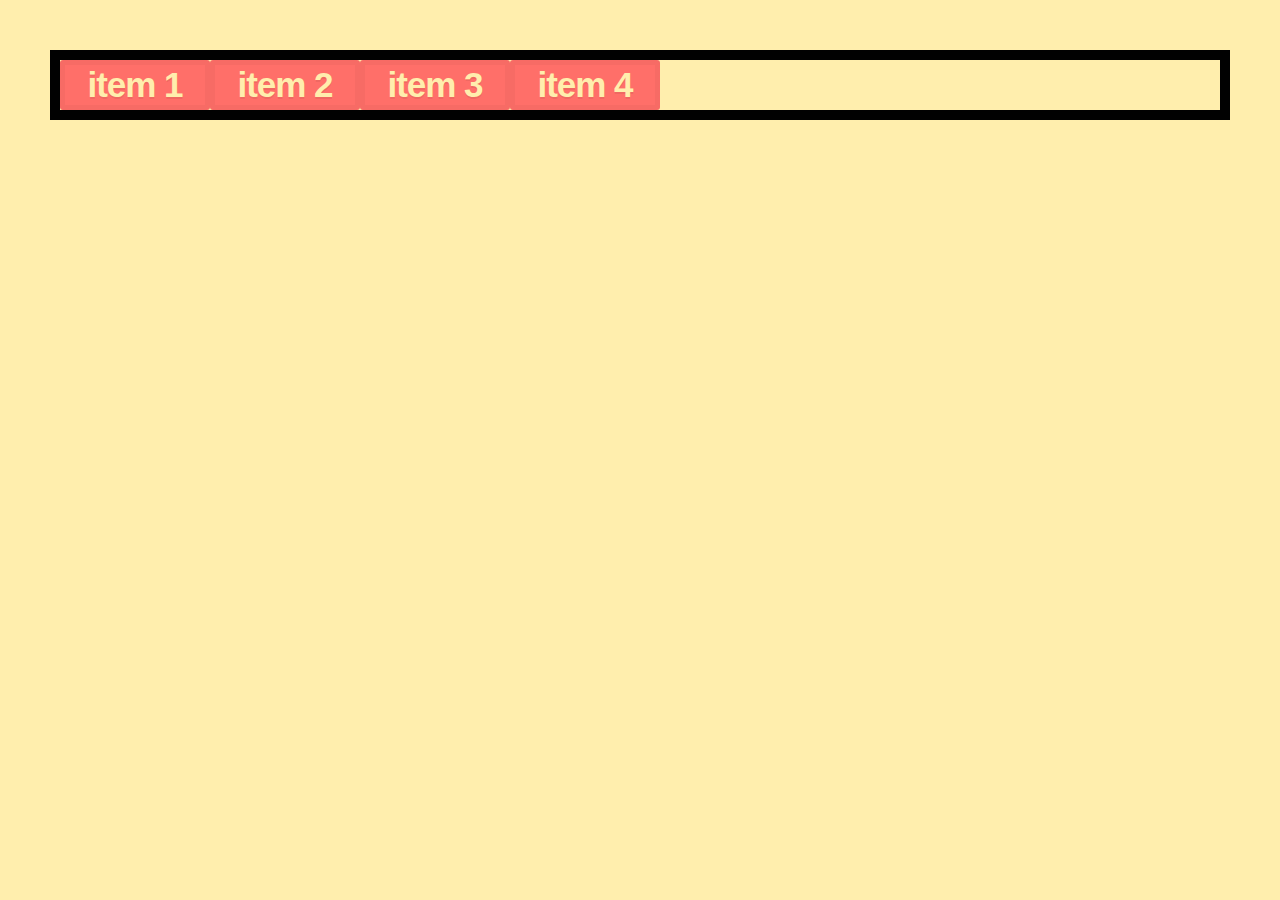
<file: auto-fill and auto-fit/index.html>
<!DOCTYPE html>
<html lang="en">

<head>
  <meta charset="UTF-8">
  <meta name="viewport" content="width=device-width, initial-scale=1.0">
  <link rel="stylesheet" href="./styles.css">
  <title>Display property</title>
</head>

<body>
  <div class="container">
    <div class="grid-item">item 1</div>
    <div class="grid-item">item 2</div>
    <div class="grid-item">item 3</div>
    <div class="grid-item">item 4</div>
  </div>

</body>

</html>
</file>
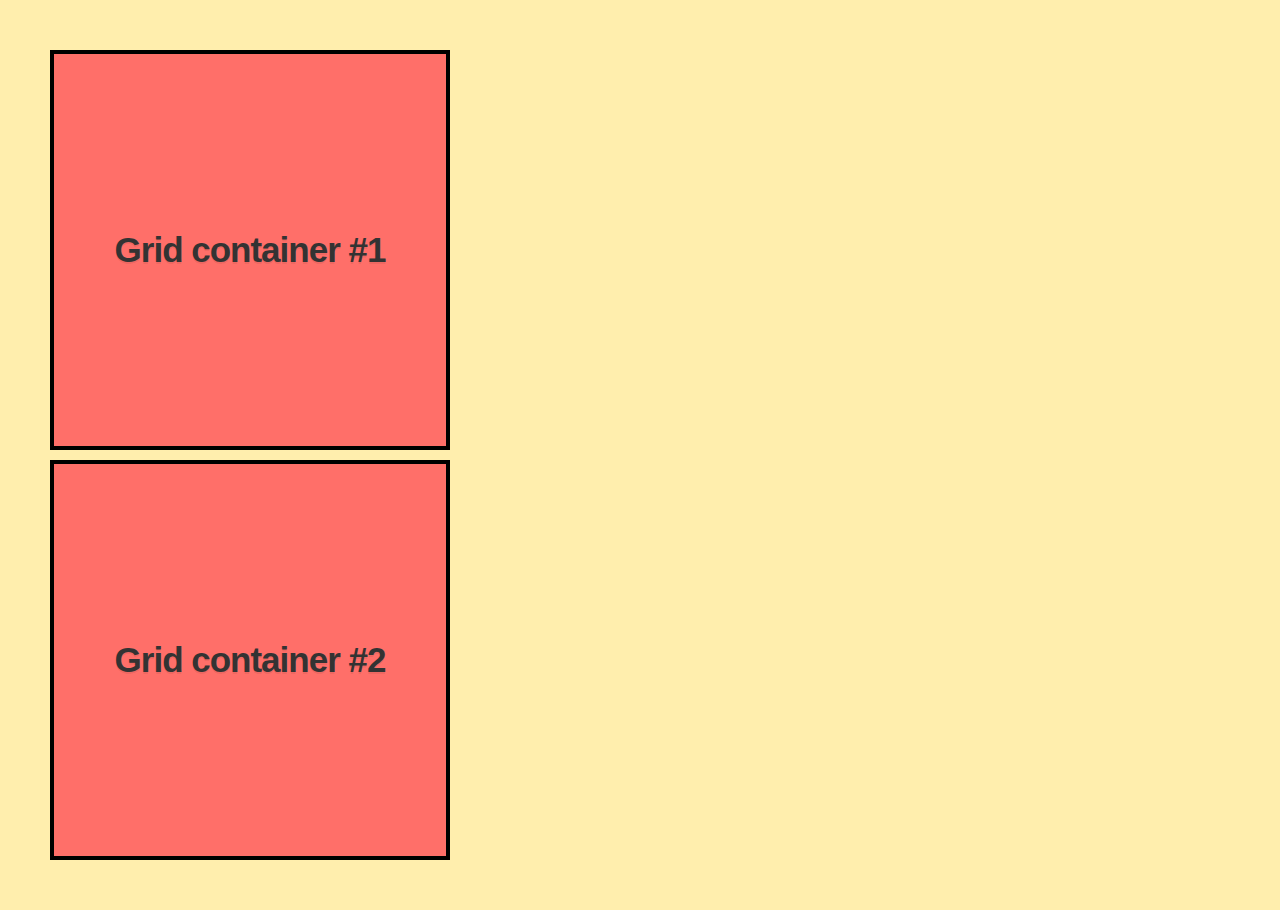
<file: display_property/index.html>
<!DOCTYPE html>
<html lang="en">

<head>
  <meta charset="UTF-8">
  <meta name="viewport" content="width=device-width, initial-scale=1.0">
  <link rel="stylesheet" href="./styles.css">
  <title>Display property</title>
</head>

<body>
  <div class="container">
    Grid container #1
  </div>
  <div class="container">
    Grid container #2
  </div>
</body>

</html>
</file>
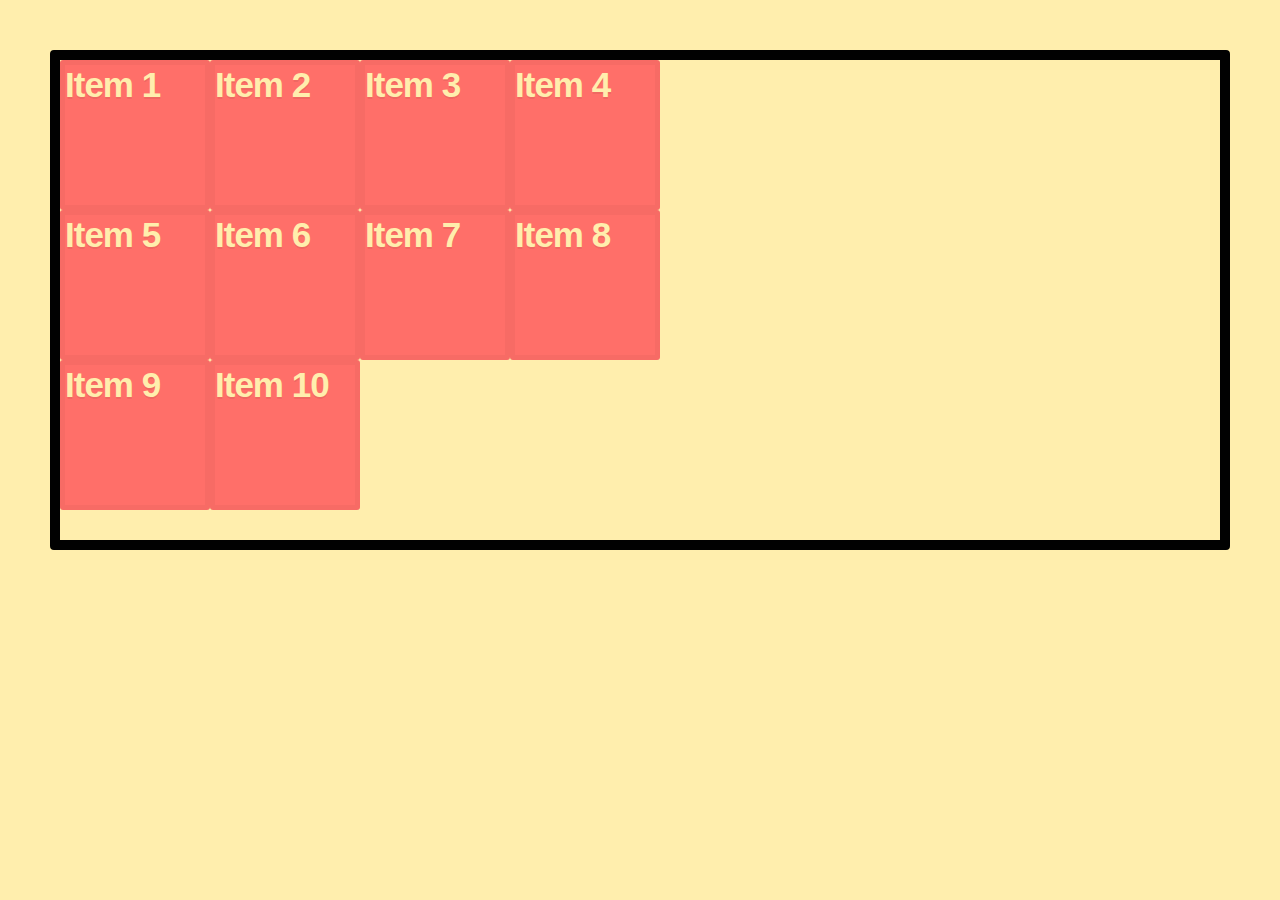
<file: grid alignment and justification/index.html>
<!DOCTYPE html>
<html lang="en">

<head>
  <meta charset="UTF-8">
  <meta name="viewport" content="width=device-width, initial-scale=1.0">
  <link rel="stylesheet" href="./styles.css">
  <title>Display property</title>
</head>

<body>
  <div class="container">
    <div class="grid-item">Item 1</div>
    <div class="grid-item">Item 2</div>
    <div class="grid-item">Item 3</div>
    <div class="grid-item item-4">Item 4</div>
    <div class="grid-item">Item 5</div>
    <div class="grid-item">Item 6</div>
    <div class="grid-item">Item 7</div>
    <div class="grid-item">Item 8</div>
    <div class="grid-item">Item 9</div>
    <div class="grid-item">Item 10</div>
  </div>

</body>

</html>
</file>
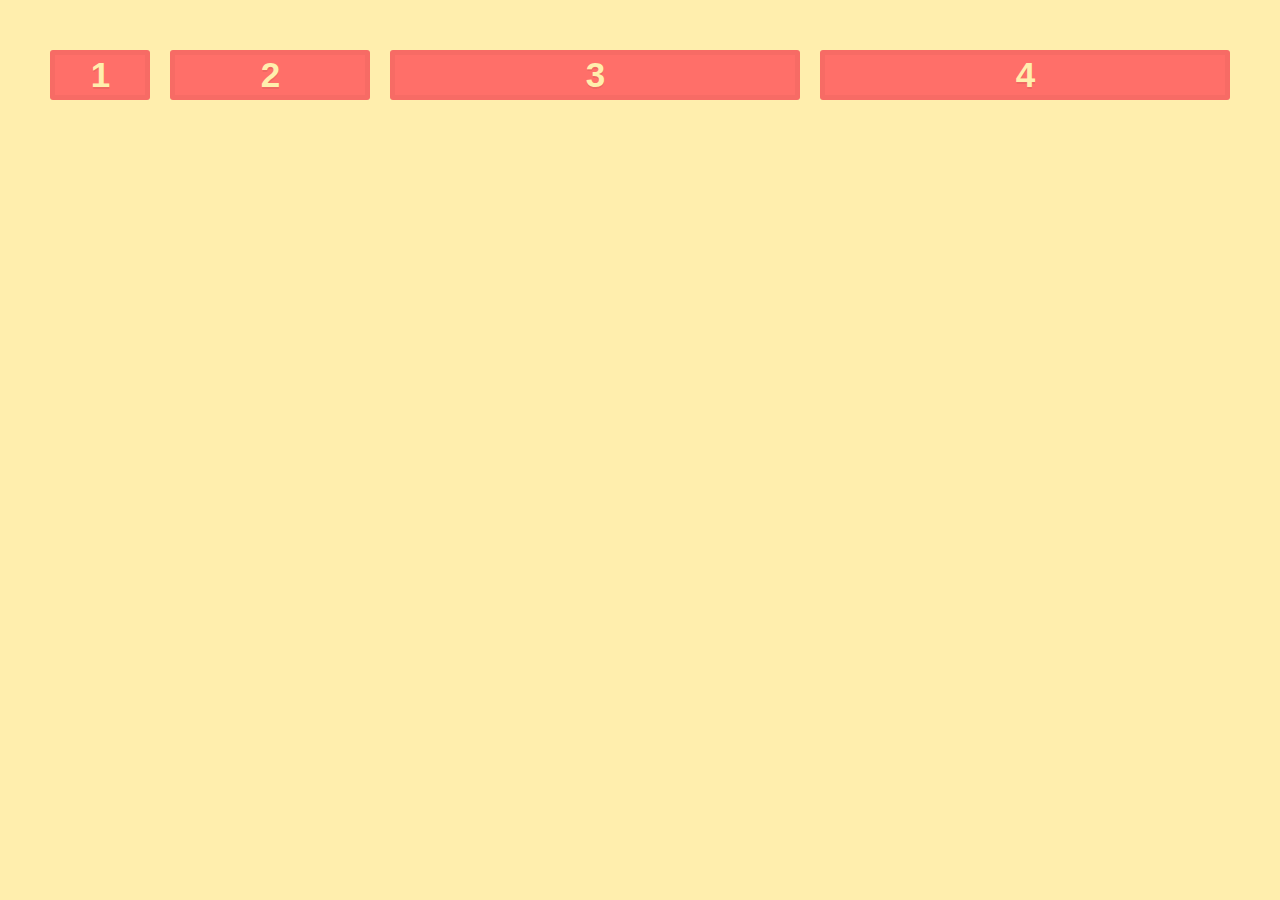
<file: grid-auto-flow/index.html>
<!DOCTYPE html>
<html lang="en">

<head>
  <meta charset="UTF-8">
  <meta name="viewport" content="width=device-width, initial-scale=1.0">
  <link rel="stylesheet" href="./styles.css">
  <title>Display property</title>
</head>

<body>
  <div class="container">
    <div class="grid-item">1</div>
    <div class="grid-item">2</div>
    <div class="grid-item">3</div>
    <div class="grid-item">4</div>
  </div>

</body>

</html>
</file>
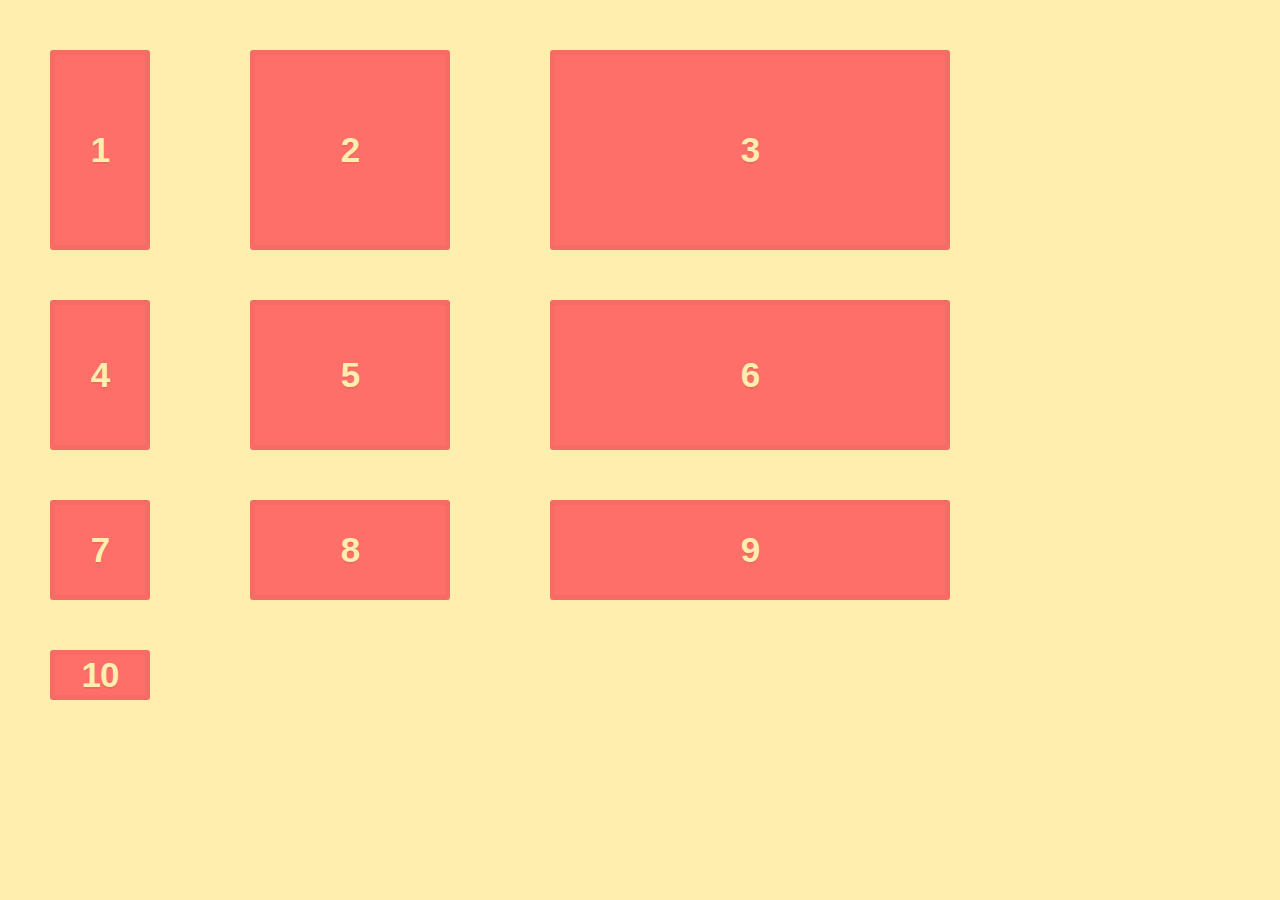
<file: grid-gap/index.html>
<!DOCTYPE html>
<html lang="en">

<head>
  <meta charset="UTF-8">
  <meta name="viewport" content="width=device-width, initial-scale=1.0">
  <link rel="stylesheet" href="./styles.css">
  <title>Display property</title>
</head>

<body>
  <div class="container">
    <div class="grid-item">1</div>
    <div class="grid-item">2</div>
    <div class="grid-item">3</div>
    <div class="grid-item">4</div>
    <div class="grid-item">5</div>
    <div class="grid-item">6</div>
    <div class="grid-item">7</div>
    <div class="grid-item">8</div>
    <div class="grid-item">9</div>
    <div class="grid-item">10</div>
  </div>

</body>

</html>
</file>
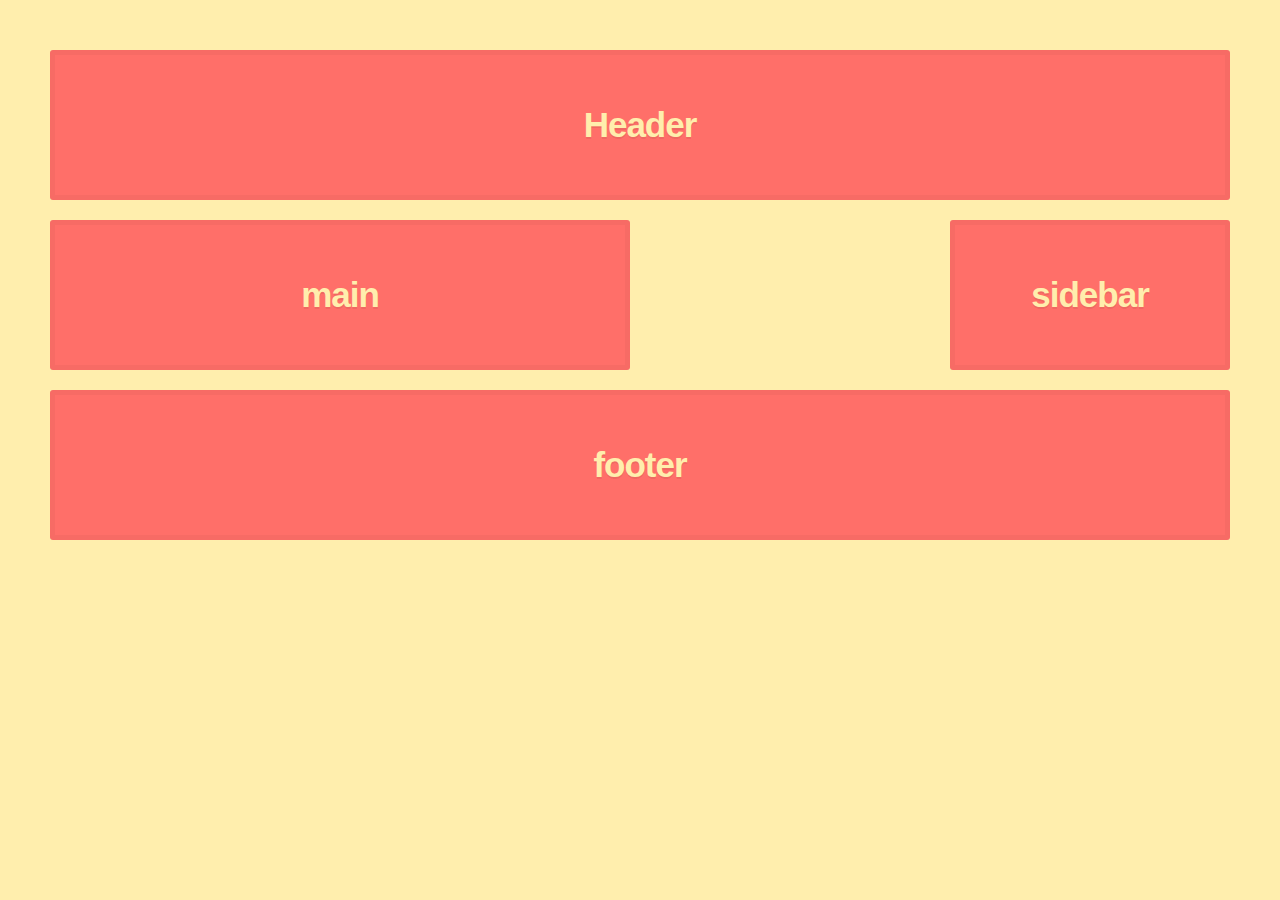
<file: grid-template-areas/index.html>
<!DOCTYPE html>
<html lang="en">

<head>
  <meta charset="UTF-8">
  <meta name="viewport" content="width=device-width, initial-scale=1.0">
  <link rel="stylesheet" href="./styles.css">
  <title>Display property</title>
</head>

<body>
  <div class="container">
    <header class="grid-item header">Header</header>
    <aside class="grid-item sidebar">sidebar</aside>
    <main class="grid-item main">main</main>
    <footer class="grid-item footer">footer</footer>
  </div>

</body>

</html>
</file>
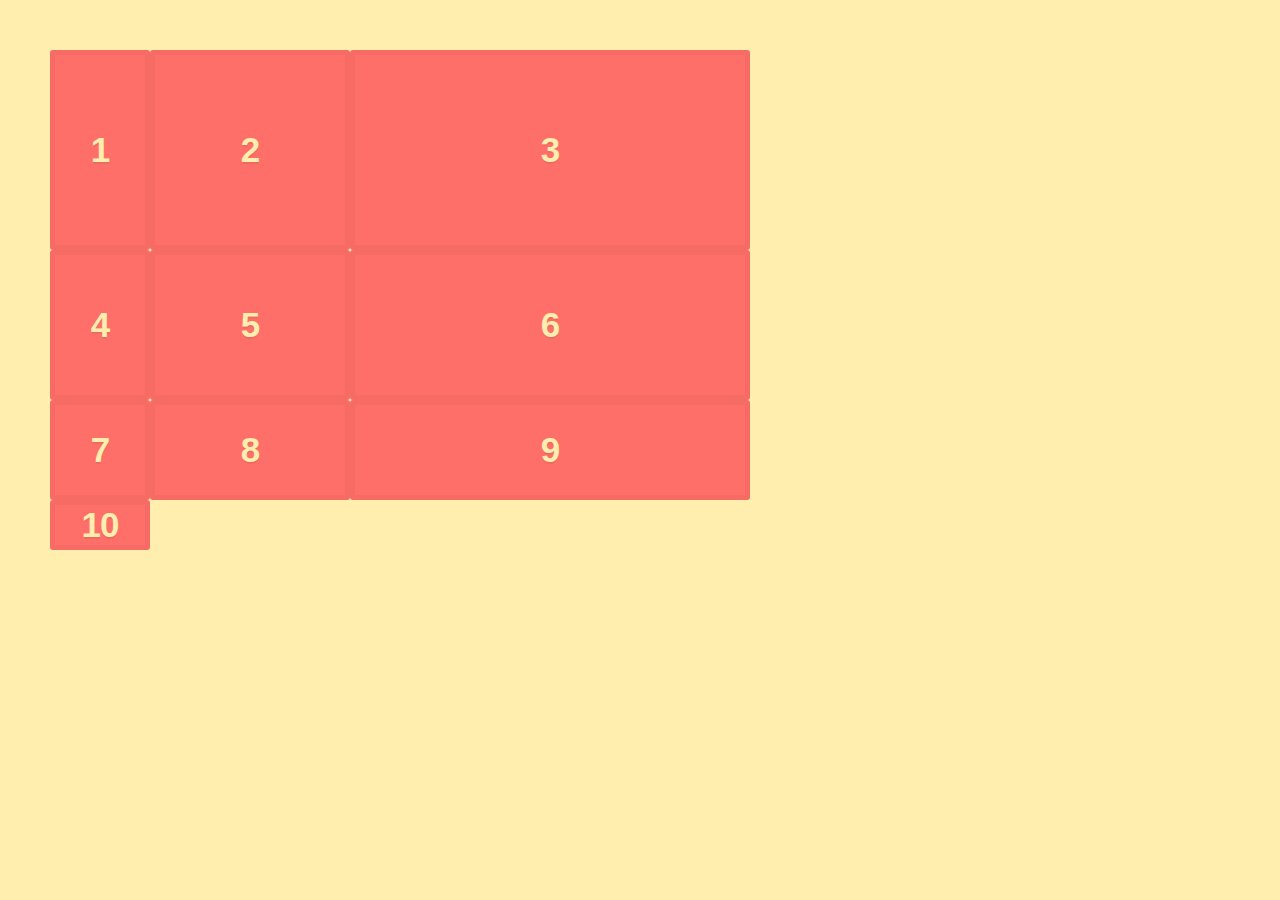
<file: grid_template_columns_and_rows/index.html>
<!DOCTYPE html>
<html lang="en">

<head>
  <meta charset="UTF-8">
  <meta name="viewport" content="width=device-width, initial-scale=1.0">
  <link rel="stylesheet" href="./styles.css">
  <title>Display property</title>
</head>

<body>
  <div class="container">
    <div class="grid-item">1</div>
    <div class="grid-item">2</div>
    <div class="grid-item">3</div>
    <div class="grid-item">4</div>
    <div class="grid-item">5</div>
    <div class="grid-item">6</div>
    <div class="grid-item">7</div>
    <div class="grid-item">8</div>
    <div class="grid-item">9</div>
    <div class="grid-item">10</div>
  </div>
</body>

</html>
</file>
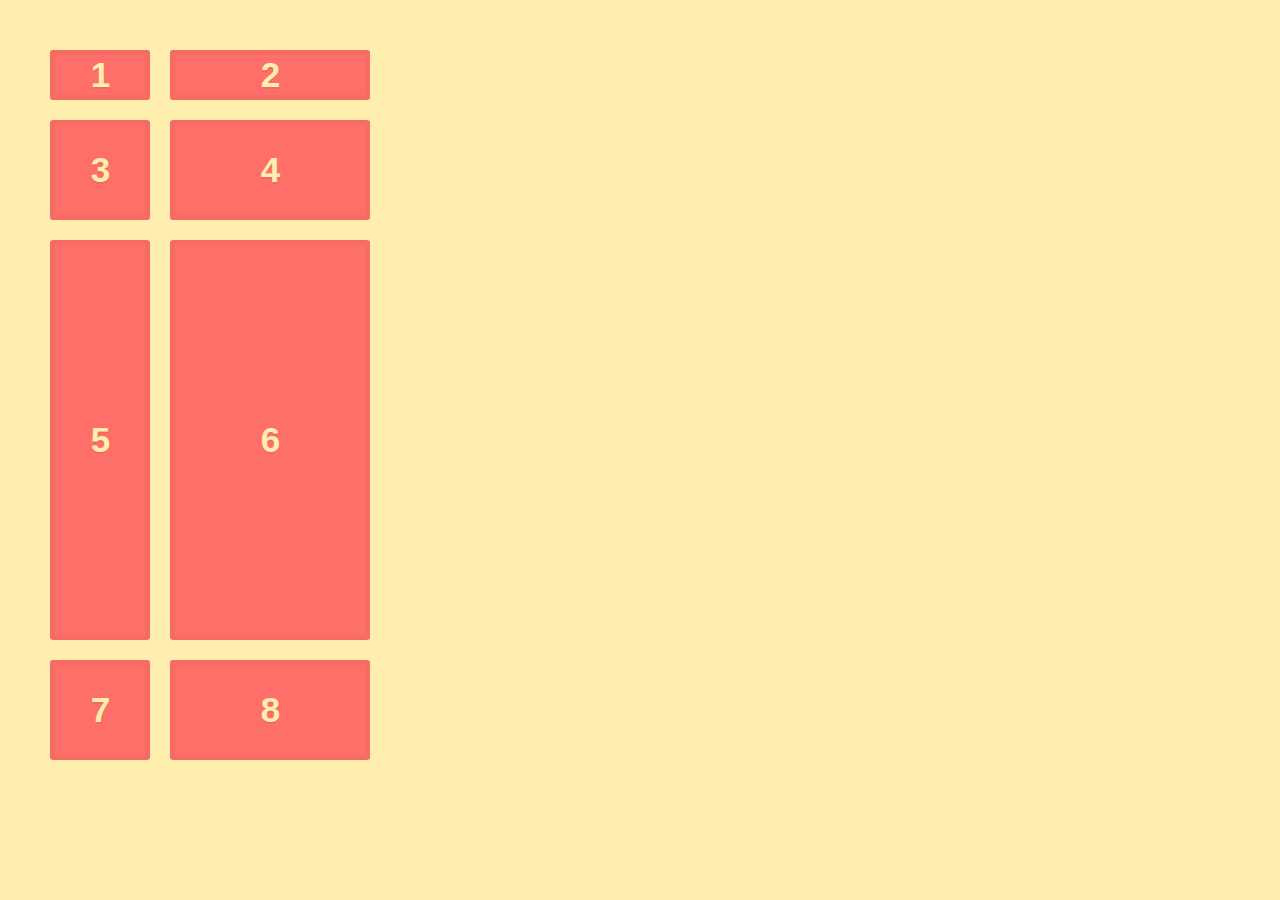
<file: Implicit vs Explicit Tracks/index.html>
<!DOCTYPE html>
<html lang="en">

<head>
  <meta charset="UTF-8">
  <meta name="viewport" content="width=device-width, initial-scale=1.0">
  <link rel="stylesheet" href="./styles.css">
  <title>Display property</title>
</head>

<body>
  <div class="container">
    <div class="grid-item">1</div>
    <div class="grid-item">2</div>
    <div class="grid-item">3</div>
    <div class="grid-item">4</div>
    <div class="grid-item">5</div>
    <div class="grid-item">6</div>
    <div class="grid-item">7</div>
    <div class="grid-item">8</div>
  </div>

</body>

</html>
</file>
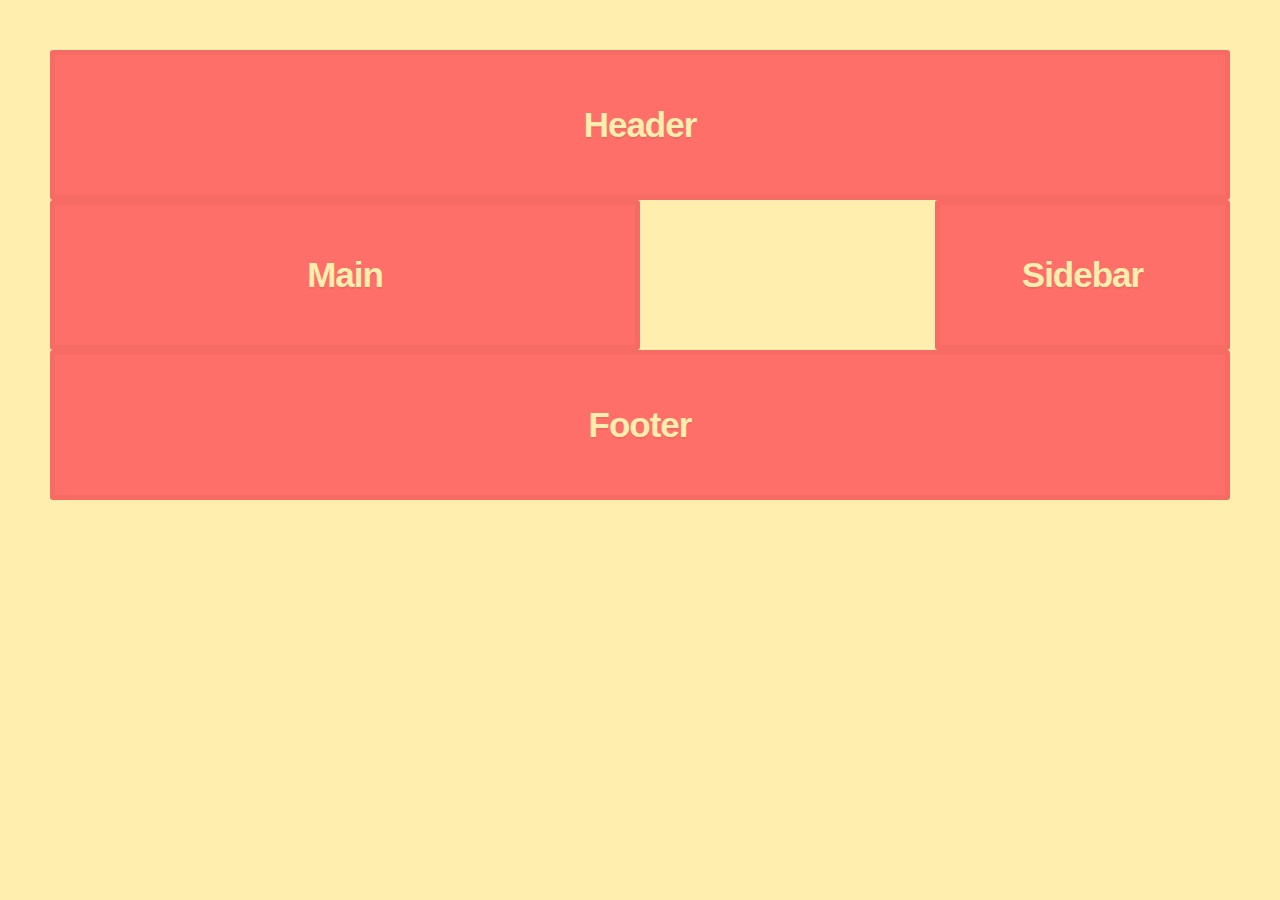
<file: placing-item/index.html>
<!DOCTYPE html>
<html lang="en">

<head>
  <meta charset="UTF-8">
  <meta name="viewport" content="width=device-width, initial-scale=1.0">
  <link rel="stylesheet" href="./styles.css">
  <title>Display property</title>
</head>

<body>
  <div class="container">
    <header class="grid-item header">Header</header>
    <aside class="grid-item sidebar">Sidebar</aside>
    <main class="grid-item main">Main</main>
    <footer class="grid-item footer">Footer</footer>
  </div>

</body>

</html>
</file>
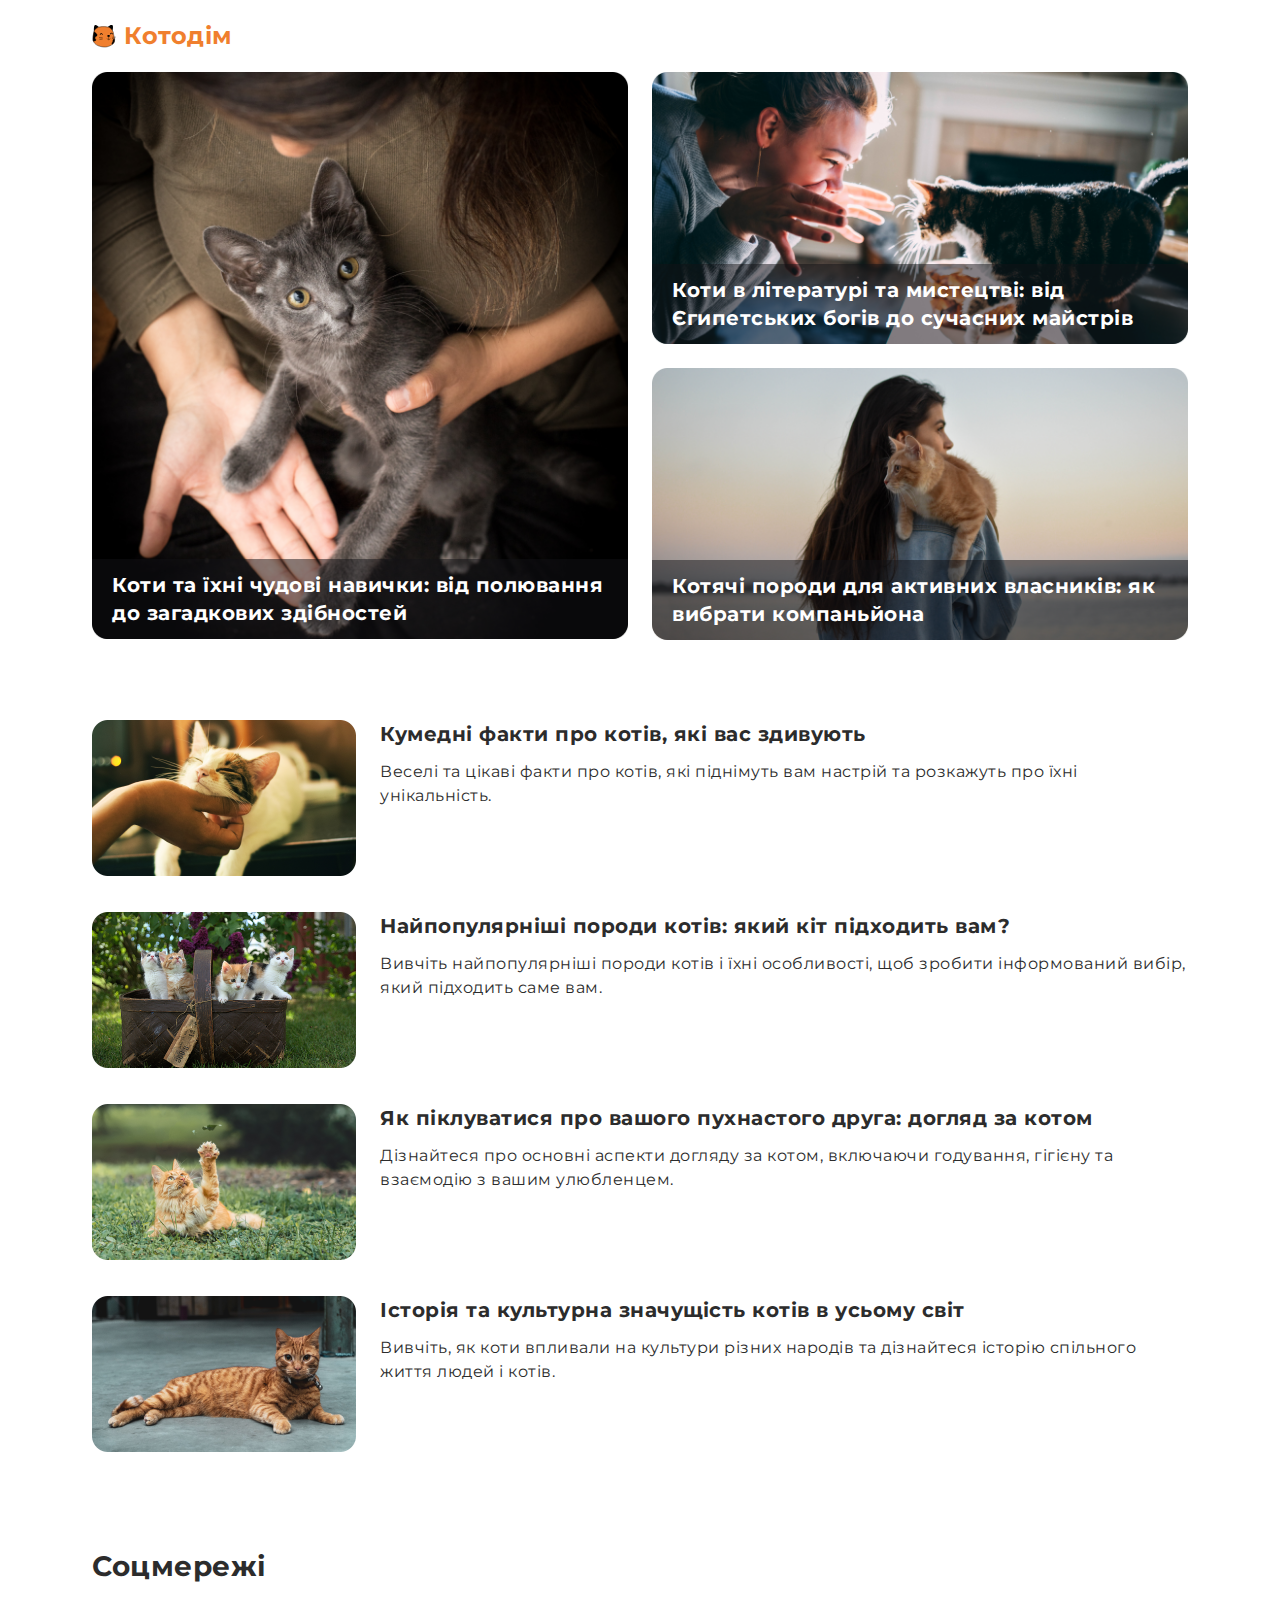
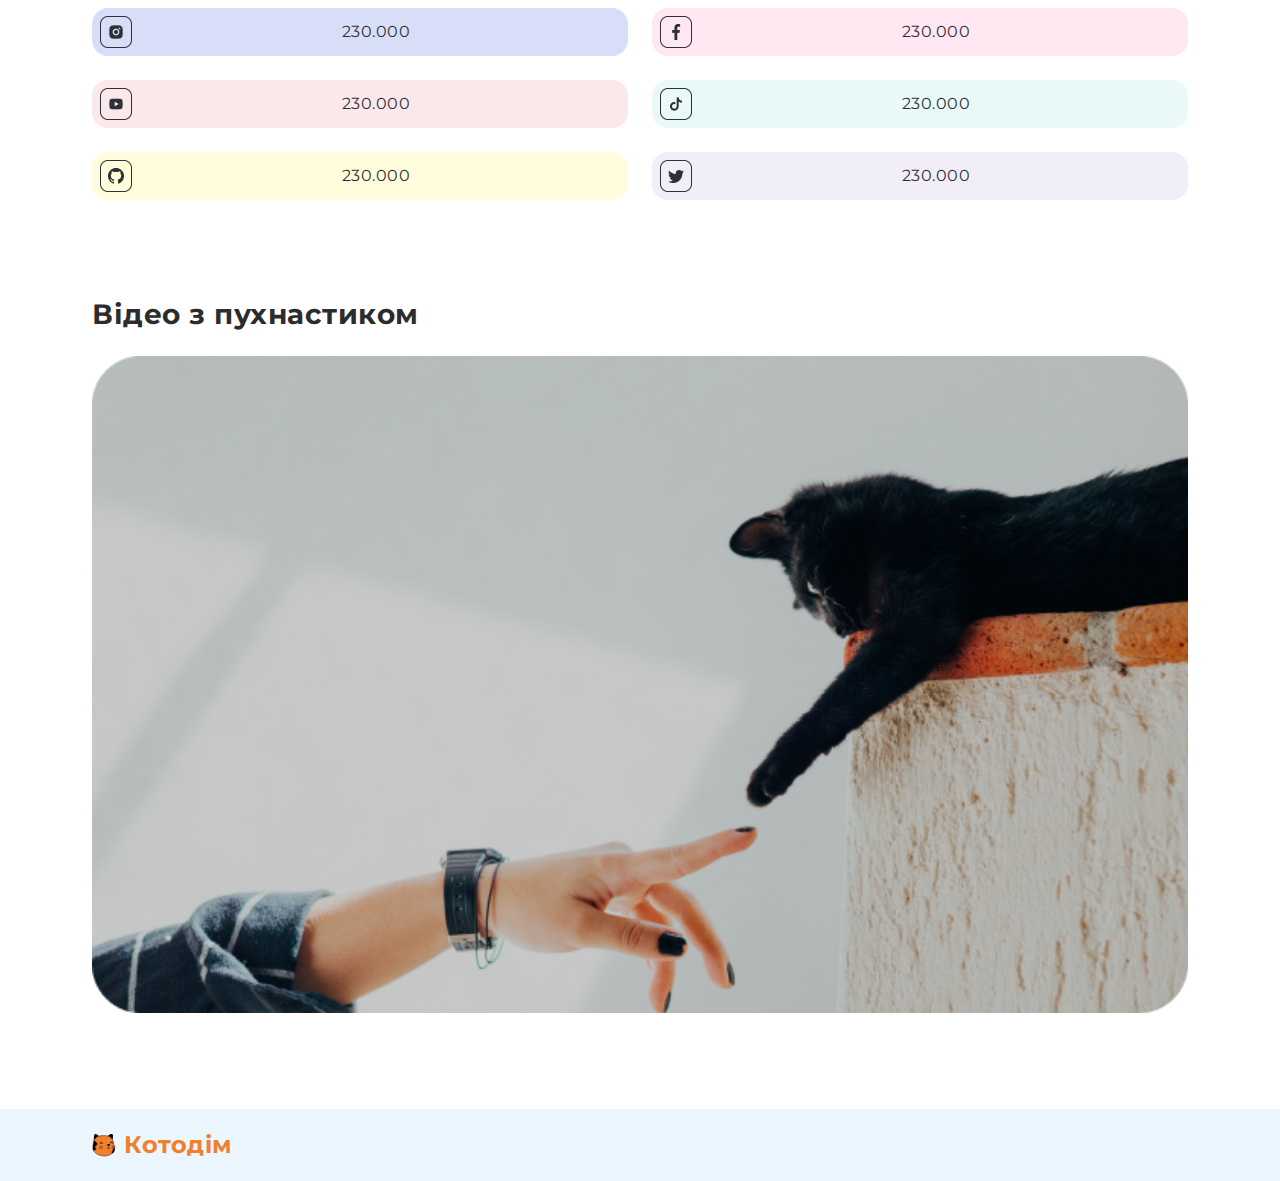
<file: project/index.html>
<!DOCTYPE html>
<html lang="en">

<head>
  <meta charset="UTF-8">
  <meta name="viewport" content="width=device-width, initial-scale=1.0">
  <link rel="preconnect" href="https://fonts.googleapis.com">
  <link rel="preconnect" href="https://fonts.gstatic.com" crossorigin>
  <link href="https://fonts.googleapis.com/css2?family=Montserrat:wght@400;700&display=swap" rel="stylesheet">
  <link rel="stylesheet" href="./styles.css">
  <title>Project</title>
</head>

<body>
  <header class="header">
    <div class="container logo-container">
      <img src="./img/cat.svg" alt="cat" class="logo">
      <h1 class="label">Котодім</h1>
    </div>
  </header>
  <main class="main">
    <div class="container">
      <ul class="posts">
        <li class="post">
          <a href="#">
            <picture>
              <source media="(min-width: 768px)" srcset="./img/picture-1.png">
              <source media="(min-width: 320px) and (max-width: 767px)" srcset="./img/picture-1-small.png">
              <img src="./img/picture-1-small.png" alt="kitten" class="post-img">
            </picture>
            <div class="overlay">
              <h2 class="post-title sub-title">Коти та їхні чудові навички: від полювання до загадкових
                здібностей</h2>
            </div>
          </a>
        </li>
        <li class="post">
          <a href="#">
            <img src="./img/picture-2.png" alt="scary kitten" class="post-img">
            <div class="overlay">
              <h2 class="post-title sub-title">Коти в літературі та мистецтві: від Єгипетських богів до
                сучасних
                майстрів</h2>
            </div>
          </a>
        </li>
        <li class="post">
          <a href="#">
            <img src="./img/picture-3.png" alt="cat" class="post-img">
            <div class="overlay">
              <h2 class="post-title sub-title">Котячі породи для активних власників: як вибрати
                компаньйона
              </h2>
            </div>
          </a>
        </li>
      </ul>
      <section class="longread">
        <ul class="blog">
          <li class="blog-item">
            <a href="#" class="blog-link">
              <img src="./img/1.png" alt="cat" class="blog-photo">
              <div class="wrapper">
                <h2 class="blog-title sub-title">Кумедні факти про котів, які вас здивують</h2>
                <p class="blog-text">Веселі та цікаві факти про котів, які піднімуть вам настрій та
                  розкажуть про їхні унікальність.</p>
              </div>
            </a>
          </li>
          <li class="blog-item">
            <a href="#" class="blog-link">
              <img src="./img/2.png" alt="cats" class="blog-photo">
              <div class="wrapper">
                <h2 class="blog-title sub-title">Найпопулярніші породи котів: який кіт підходить вам?
                </h2>
                <p class="blog-text">Вивчіть найпопулярніші породи котів і їхні особливості, щоб зробити
                  інформований вибір, який підходить саме вам.</p>
              </div>
            </a>
          </li>
          <li class="blog-item">
            <a href="#" class="blog-link">
              <img src="./img/4.png" alt="red-cat" class="blog-photo">
              <div class="wrapper">
                <h2 class="blog-title sub-title">Як піклуватися про вашого пухнастого друга: догляд за
                  котом
                </h2>
                <p class="blog-text">Дізнайтеся про основні аспекти догляду за котом, включаючи
                  годування,
                  гігієну та взаємодію з вашим улюбленцем.</p>
              </div>
            </a>
          </li>
          <li class="blog-item">
            <a href="#" class="blog-link">
              <img src="./img/3.png" alt="red-cat" class="blog-photo">
              <div class="wrapper">
                <h2 class="blog-title sub-title">Історія та культурна значущість котів в усьому світ
                </h2>
                <p class="blog-text">Вивчіть, як коти впливали на культури різних народів та дізнайтеся
                  історію спільного життя людей і котів.</p>
              </div>
            </a>
          </li>
        </ul>
        <div class="socials">
          <h2 class="socials-title title">Соцмережі</h2>
          <ul class="socials-list">
            <li class="socials-item">
              <a href="#" class="social-link">
                <img src="./img/instagram.png" alt="instagram" class="social-icon">
                <p class="social-subscribers">230.000</p>
              </a>
            </li>
            <li class="socials-item">
              <a href="#" class="social-link">
                <img src="./img/facebook.png" alt="facebook" class="social-icon">
                <p class="social-subscribers">230.000</p>
              </a>
            </li>
            <li class="socials-item">
              <a href="#" class="social-link">
                <img src="./img/youtube.png" alt="youtube" class="social-icon">
                <p class="social-subscribers">230.000</p>
              </a>
            </li>
            <li class="socials-item">
              <a href="#" class="social-link">
                <img src="./img/tiktok.png" alt="tiktok" class="social-icon">
                <p class="social-subscribers">230.000</p>
              </a>
            </li>
            <li class="socials-item">
              <a href="#" class="social-link">
                <img src="./img/github.png" alt="github" class="social-icon">
                <p class="social-subscribers">230.000</p>
              </a>
            </li>
            <li class="socials-item">
              <a href="#" class="social-link">
                <img src="./img/twitter.png" alt="twitter" class="social-icon">
                <p class="social-subscribers">230.000</p>
              </a>
            </li>
          </ul>
        </div>
        <div class="video">
          <h2 class="video-title title">Відео з пухнастиком</h2>
          <img src="./img/picture.png" alt="video">
        </div>
      </section>
    </div>
  </main>
  <footer class="footer">
    <div class="container logo-container">
      <img src="./img/cat.svg" alt="cat" class="logo">
      <h2 class="label">Котодім</h2>
    </div>
  </footer>
</body>

</html>
</file>
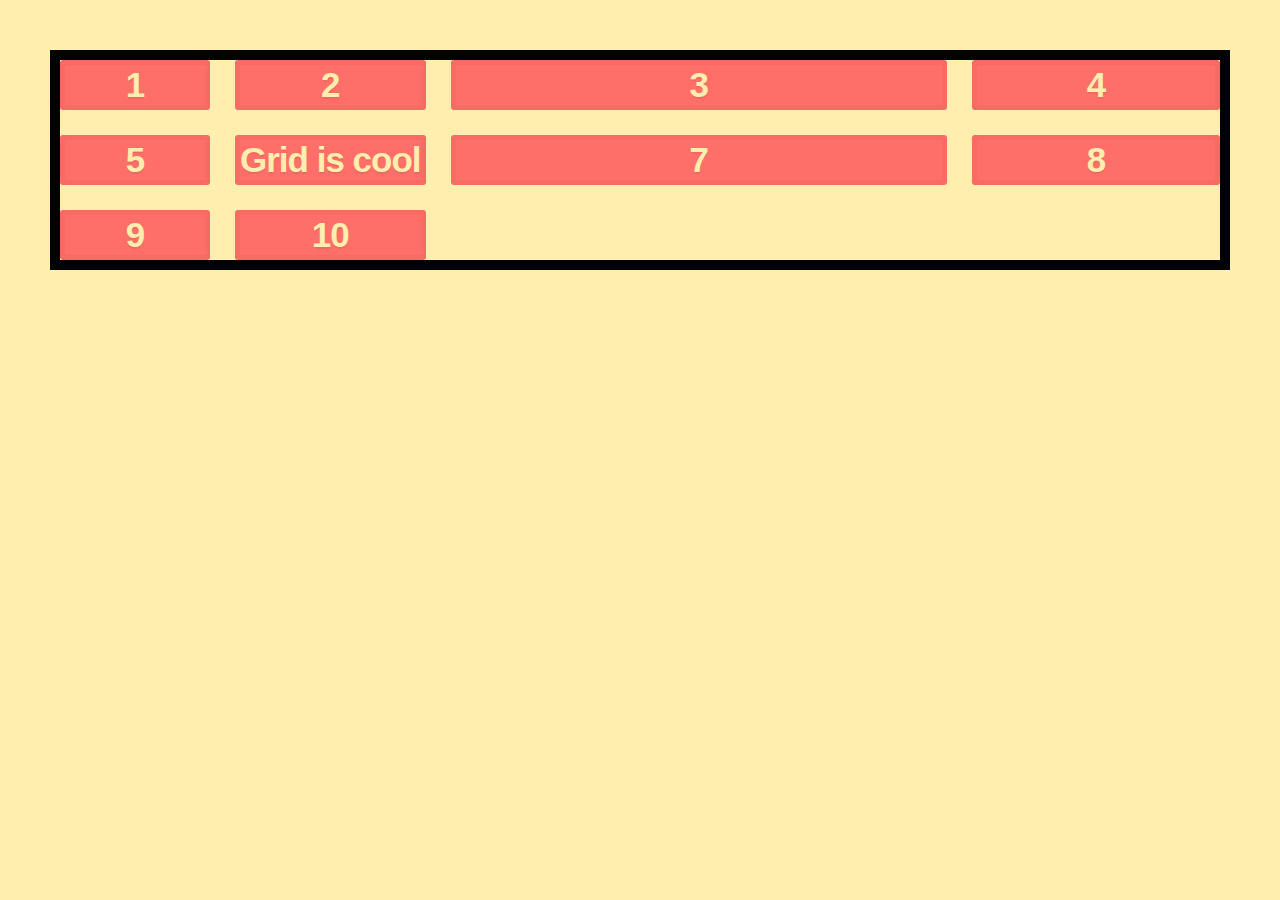
<file: sizing/index.html>
<!DOCTYPE html>
<html lang="en">

<head>
  <meta charset="UTF-8">
  <meta name="viewport" content="width=device-width, initial-scale=1.0">
  <link rel="stylesheet" href="./styles.css">
  <title>Display property</title>
</head>

<body>
  <div class="container">
    <div class="grid-item">1</div>
    <div class="grid-item">2</div>
    <div class="grid-item">3</div>
    <div class="grid-item">4</div>
    <div class="grid-item">5</div>
    <div class="grid-item">Grid is cool</div>
    <div class="grid-item">7</div>
    <div class="grid-item">8</div>
    <div class="grid-item">9</div>
    <div class="grid-item">10</div>
  </div>

</body>

</html>
</file>
<file: auto-fill and auto-fit/styles.css>
@import url(./basic-styles.css);

.container {
  display: grid;
  border: 10px solid #010101;
  grid-template-columns: repeat(auto-fit, 150px);
}
</file>
<file: display_property/styles.css>
@import url(./basic-styles.css);

/* lesson styles */

.container {
  display: grid;
  /* display: inline-grid; */
}
</file>
<file: grid alignment and justification/styles.css>
@import url(./basic-styles.css);

.container {
  display: grid;
  grid-template-columns: repeat(4, 150px);
  grid-template-rows: repeat(3, 150px);
  border: 10px solid #010101;
  border-radius: 4px;
  height: 500px;
  /* justify-items: center; */
  /* align-items: center; */
  /* justify-content: space-evenly; */
  /* align-content: space-evenly; */
}

.item-4 {
  justify-self: stretch;
  align-self: stretch;
}
</file>
<file: grid-auto-flow/styles.css>
@import url(./basic-styles.css);

/* lesson styles */

.container {
  display: grid;
  gap: 20px;
  grid-template-columns: 100px 200px;
  grid-auto-flow: column;
}
</file>
<file: grid-gap/styles.css>
@import url(./basic-styles.css);

/* lesson styles */

.container {
  display: grid;
  grid-template-columns: 100px 200px 400px;
  grid-template-rows: 200px 150px 100px;
  gap: 50px 100px;
}
</file>
<file: grid-template-areas/styles.css>
@import url(./basic-styles.css);

/* lesson styles */

.container {
  display: grid;
  grid-template-columns: repeat(4, 1fr);
  grid-template-rows: repeat(3, 150px);
  gap: 20px;
  grid-template-areas:
    "h h h h"
    "m m . s"
    "f f f f";
}

.header {
  grid-area: h;
}

.main {
  grid-area: m;
}

.sidebar {
  grid-area: s;
}

.footer {
  grid-area: f;
}

@media (max-width: 700px) {
  .container {
    grid-template-areas:
      "h h h h"
      "s m m m"
      "s f f f";
  }
}
</file>
<file: grid_template_columns_and_rows/styles.css>
@import url(./basic-styles.css);

/* lesson styles */

.container {
  display: grid;
  grid-template-columns: 100px 200px 400px;
  grid-template-rows: 200px 150px 100px;
}
</file>
<file: Implicit vs Explicit Tracks/styles.css>
@import url(./basic-styles.css);

/* lesson styles */

.container {
  display: grid;
  gap: 20px;
  grid-template-columns: 100px 200px;
  grid-template-rows: 50px 100px;
  grid-auto-rows: 400px 100px;
}
</file>
<file: placing-item/styles.css>
@import url(./basic-styles.css);

.container {
  display: grid;
  grid-template-columns: repeat(4, 1fr);
  grid-template-rows: repeat(3, 150px);
}

.header {
  grid-column: 1 / 5;
  grid-row: 1 / 2;
}

.main {
  grid-column: 1 / 3;
  grid-row: 2 / 3;
}

.sidebar {
  grid-column: 4 / 5;
  grid-row: 2 / 3;
}

.footer {
  grid-column: 1 / 5;
  grid-row: 3 / 4;
}
</file>
<file: project/styles.css>
@import "./styleguide.css";

.header {
  background-color: var(--common-white);
  padding: 16px;
}

.logo-container {
  display: grid;
  grid-template-columns: 24px 1fr;
  column-gap: 8px;
  align-items: center;
}

.logo {
  display: block;
  width: 24px;
  height: 24px;
}

.label {
  color: var(--orange);
  font-family: var(--common-font);
  font-size: 24px;
  font-weight: 700;
  line-height: 40px;
  letter-spacing: 0.5px;
}

.main {
  background-color: var(--common-white);
  padding-bottom: 96px;
}

.container {
  max-width: 1128px;
  margin: auto;
  padding: 0 16px;
}

.posts {
  margin-bottom: 80px;
  display: grid;
  gap: 12px;
  grid-template-columns: 1fr;
}

@media screen and (min-width: 768px) {
  .posts {
    gap: 24px;
    grid-template-columns: repeat(2, 1fr);
  }

  .post:first-child {
    grid-column: 1/2;
    grid-row: 1/3;
  }
}
.post > a {
  position: relative;
  color: var(--common-white);
}

.overlay {
  border-radius: 0 0 16px 16px;
  background-color: rgba(18, 18, 22, 0.5);
  padding: 12px 20px;
  position: absolute;
  left: 0;
  bottom: 0;
  width: 100%;
}

@media (min-width: 1440px) {
  .overlay {
    padding: 24px 48px;
  }
}

.post-title {
  color: var(--common-white);
  font-family: var(--common-font);
}

.longread {
  display: grid;
  gap: 96px;
}

@media screen and (min-width: 1440px) {
  .longread {
    grid-template-areas:
      "b b s"
      "b b s"
      "b b v"
      "b b .";
    gap: 60px 24px;
  }
  .blog {
    grid-area: b;
  }
  .socials {
    grid-area: s;
  }
  .video {
    grid-area: v;
  }
}

.blog-link {
  color: var(--common-black);
  display: grid;
  gap: 20px;
}

.blog {
  display: grid;
  gap: 48px;
}

@media screen and (min-width: 768px) {
  .blog {
    gap: 36px;
  }

  .blog-link {
    gap: 24px;
    grid-template-columns: 264px 1fr;
  }
}

.blog-title {
  color: var(--grey, #2c2c2c);
  font-family: var(--common-font);
  margin-bottom: 12px;
}

.blog-text {
  color: var(--grey, #2c2c2c);
  font-family: var(--common-font);
  font-size: 16px;
  line-height: 24px;
  letter-spacing: 0.5px;
}

.socials-title {
  color: var(--grey, #2c2c2c);
  font-family: var(--common-font);
  margin-bottom: 24px;
}

.socials-list {
  display: grid;
  grid-template-columns: repeat(2, 1fr);
  gap: 24px 8px;
}

.social-link {
  padding: 8px;
  color: var(--common-black, #2f2f37);
  border-radius: 16px;
  font-family: var(--common-font);
  font-size: 16px;
  line-height: 24px;
  letter-spacing: 0.5px;
  display: grid;
  grid-template-columns: 32px 1fr;
  align-items: center;
  justify-items: center;
}

@media screen and (min-width: 768px) {
  .socials-list {
    gap: 24px;
  }
}

.socials-item:nth-child(1) .social-link {
  background-color: var(--navy);
}

.socials-item:nth-child(2) .social-link {
  background-color: var(--pink);
}

.socials-item:nth-child(3) .social-link {
  background-color: var(--scarlet);
}

.socials-item:nth-child(4) .social-link {
  background-color: var(--turquoise);
}

.socials-item:nth-child(5) .social-link {
  background-color: var(--yellow);
}

.socials-item:nth-child(6) .social-link {
  background-color: var(--lilac);
}

.video-title {
  color: var(--grey, #2c2c2c);
  font-family: var(--common-font);
  margin-bottom: 24px;
}

.footer {
  padding: 16px;
  background-color: var(--blue-light);
}
</file>
<file: sizing/styles.css>
@import url(./basic-styles.css);

/* lesson styles */

.container {
  display: grid;
  border: 10px solid #010101;
  grid-template-columns: 150px auto 2fr 1fr;
  gap: 25px;
}
</file>
